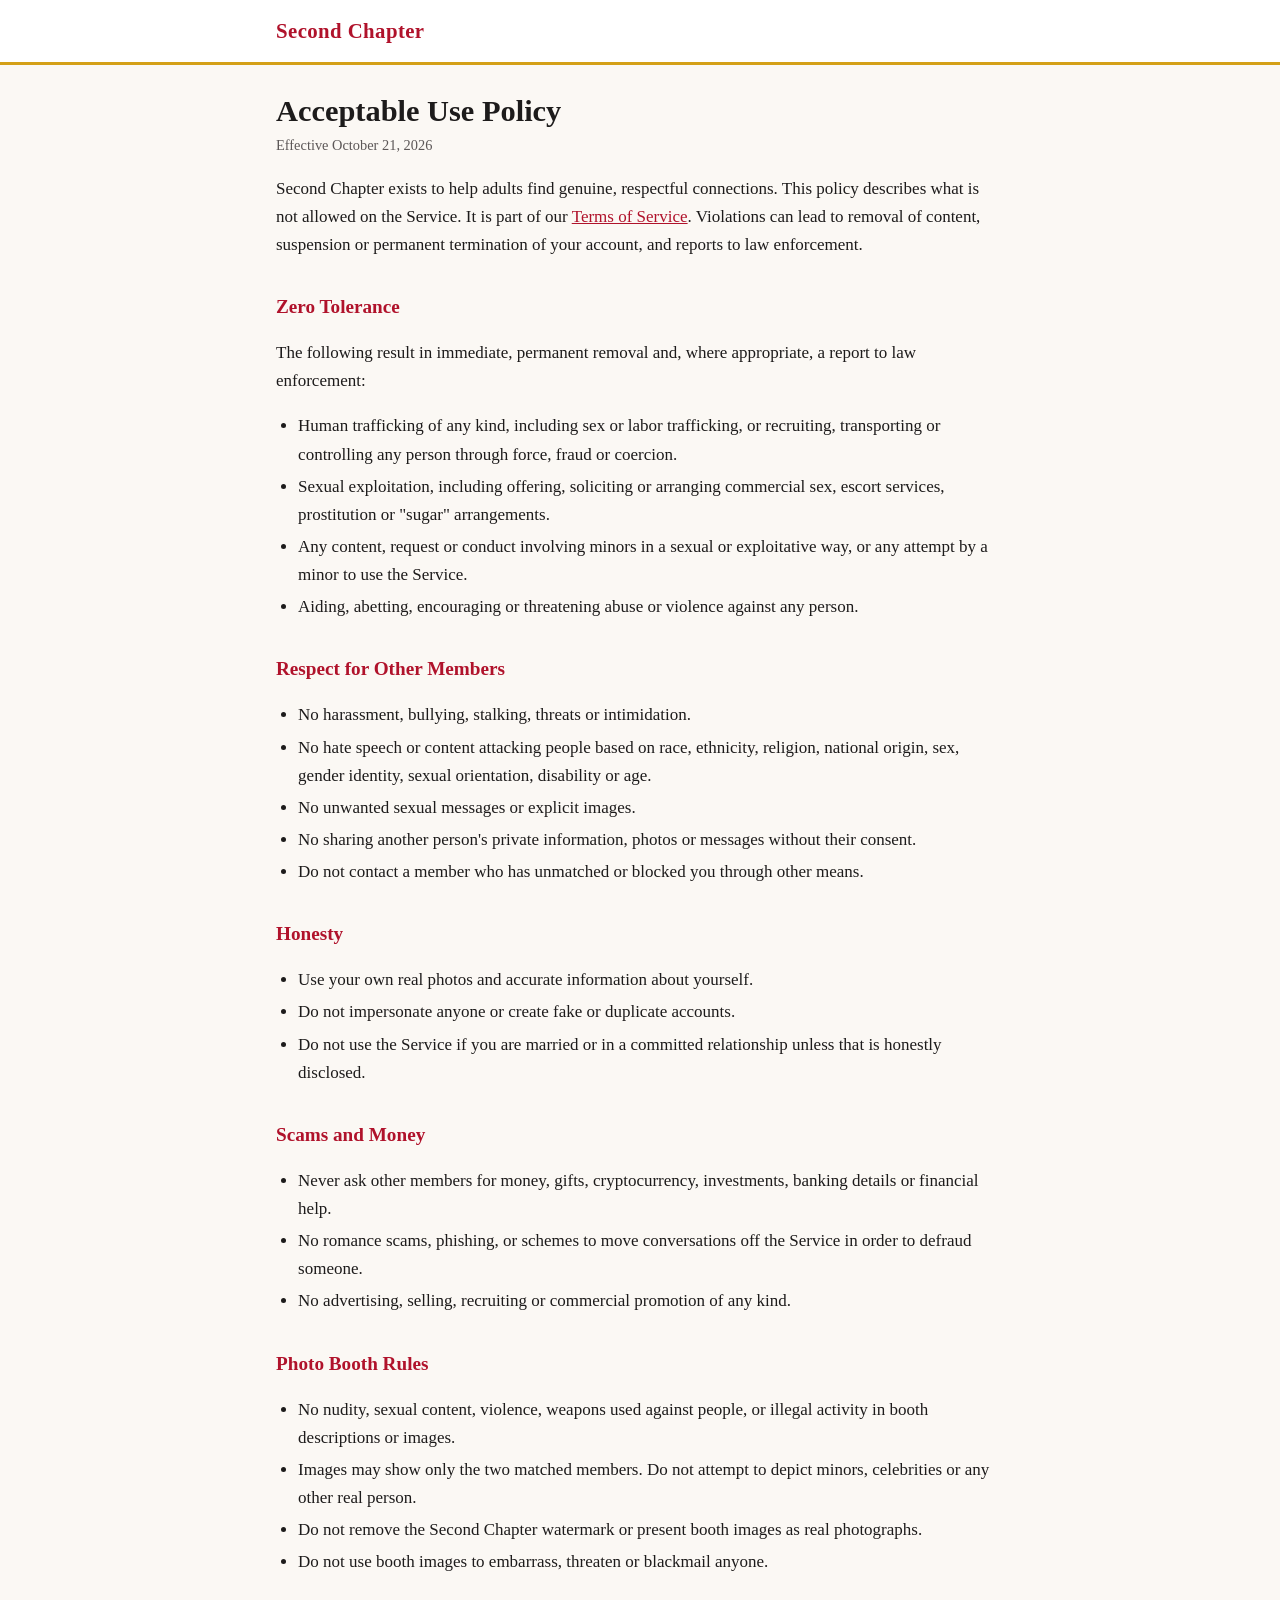
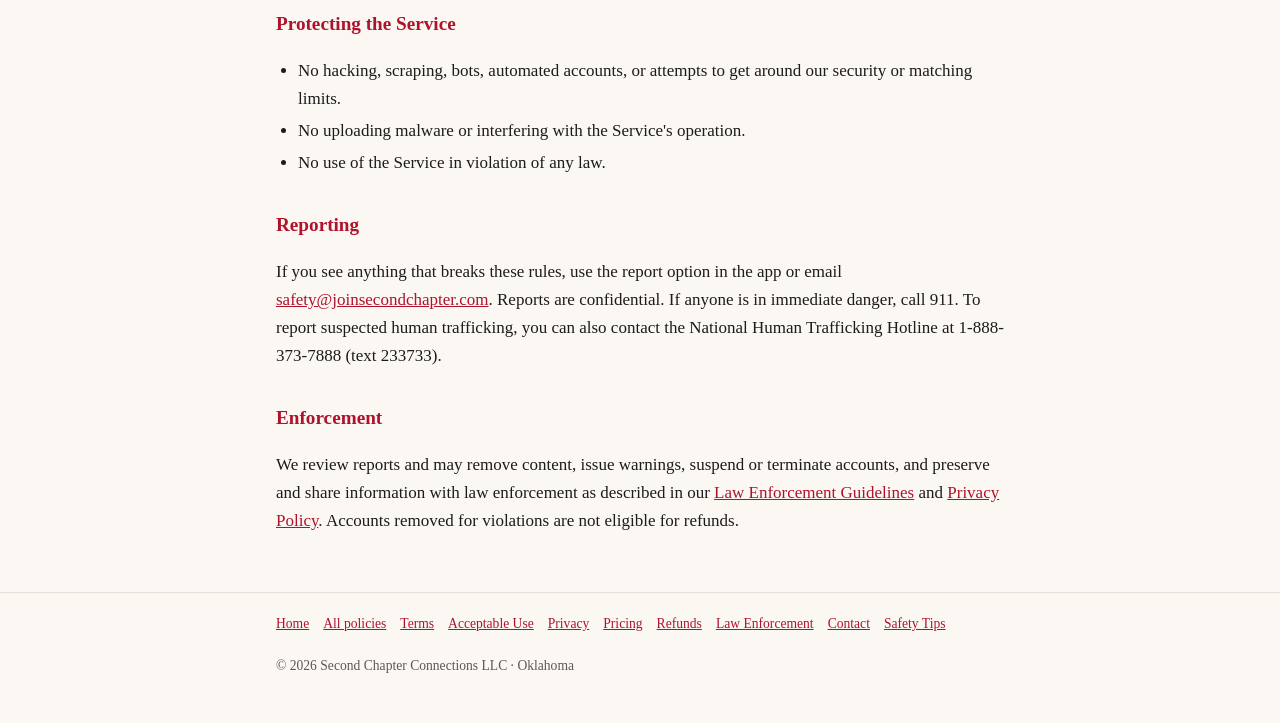
<file: acceptable-use.html>
<!doctype html>
<html lang="en">
<head>
<meta charset="utf-8">
<meta name="viewport" content="width=device-width, initial-scale=1">
<title>Acceptable Use Policy · Second Chapter</title>
<link rel="stylesheet" href="style.css">
</head>
<body>
<header><div class="wrap"><a class="brand" href="index.html">Second Chapter</a></div></header>
<main>
<h1>Acceptable Use Policy</h1>
<p class="updated">Effective October 21, 2026</p>

<p>Second Chapter exists to help adults find genuine, respectful connections. This policy describes what is not allowed on the Service. It is part of our <a href="terms.html">Terms of Service</a>. Violations can lead to removal of content, suspension or permanent termination of your account, and reports to law enforcement.</p>

<h2>Zero Tolerance</h2>
<p>The following result in immediate, permanent removal and, where appropriate, a report to law enforcement:</p>
<ul>
  <li>Human trafficking of any kind, including sex or labor trafficking, or recruiting, transporting or controlling any person through force, fraud or coercion.</li>
  <li>Sexual exploitation, including offering, soliciting or arranging commercial sex, escort services, prostitution or "sugar" arrangements.</li>
  <li>Any content, request or conduct involving minors in a sexual or exploitative way, or any attempt by a minor to use the Service.</li>
  <li>Aiding, abetting, encouraging or threatening abuse or violence against any person.</li>
</ul>

<h2>Respect for Other Members</h2>
<ul>
  <li>No harassment, bullying, stalking, threats or intimidation.</li>
  <li>No hate speech or content attacking people based on race, ethnicity, religion, national origin, sex, gender identity, sexual orientation, disability or age.</li>
  <li>No unwanted sexual messages or explicit images.</li>
  <li>No sharing another person's private information, photos or messages without their consent.</li>
  <li>Do not contact a member who has unmatched or blocked you through other means.</li>
</ul>

<h2>Honesty</h2>
<ul>
  <li>Use your own real photos and accurate information about yourself.</li>
  <li>Do not impersonate anyone or create fake or duplicate accounts.</li>
  <li>Do not use the Service if you are married or in a committed relationship unless that is honestly disclosed.</li>
</ul>

<h2>Scams and Money</h2>
<ul>
  <li>Never ask other members for money, gifts, cryptocurrency, investments, banking details or financial help.</li>
  <li>No romance scams, phishing, or schemes to move conversations off the Service in order to defraud someone.</li>
  <li>No advertising, selling, recruiting or commercial promotion of any kind.</li>
</ul>

<h2>Photo Booth Rules</h2>
<ul>
  <li>No nudity, sexual content, violence, weapons used against people, or illegal activity in booth descriptions or images.</li>
  <li>Images may show only the two matched members. Do not attempt to depict minors, celebrities or any other real person.</li>
  <li>Do not remove the Second Chapter watermark or present booth images as real photographs.</li>
  <li>Do not use booth images to embarrass, threaten or blackmail anyone.</li>
</ul>

<h2>Protecting the Service</h2>
<ul>
  <li>No hacking, scraping, bots, automated accounts, or attempts to get around our security or matching limits.</li>
  <li>No uploading malware or interfering with the Service's operation.</li>
  <li>No use of the Service in violation of any law.</li>
</ul>

<h2>Reporting</h2>
<p>If you see anything that breaks these rules, use the report option in the app or email <a href="mailto:safety@joinsecondchapter.com">safety@joinsecondchapter.com</a>. Reports are confidential. If anyone is in immediate danger, call 911. To report suspected human trafficking, you can also contact the National Human Trafficking Hotline at 1-888-373-7888 (text 233733).</p>

<h2>Enforcement</h2>
<p>We review reports and may remove content, issue warnings, suspend or terminate accounts, and preserve and share information with law enforcement as described in our <a href="law-enforcement.html">Law Enforcement Guidelines</a> and <a href="privacy.html">Privacy Policy</a>. Accounts removed for violations are not eligible for refunds.</p>
</main>
<footer><div class="wrap">
<nav><a href="index.html">Home</a><a href="policies.html">All policies</a><a href="terms.html">Terms</a><a href="acceptable-use.html">Acceptable Use</a><a href="privacy.html">Privacy</a><a href="pricing.html">Pricing</a><a href="refunds.html">Refunds</a><a href="law-enforcement.html">Law Enforcement</a><a href="contact.html">Contact</a><a href="safety.html">Safety Tips</a></nav>
<p>&copy; 2026 Second Chapter Connections LLC · Oklahoma</p>
</div></footer>
</body>
</html>
</file>
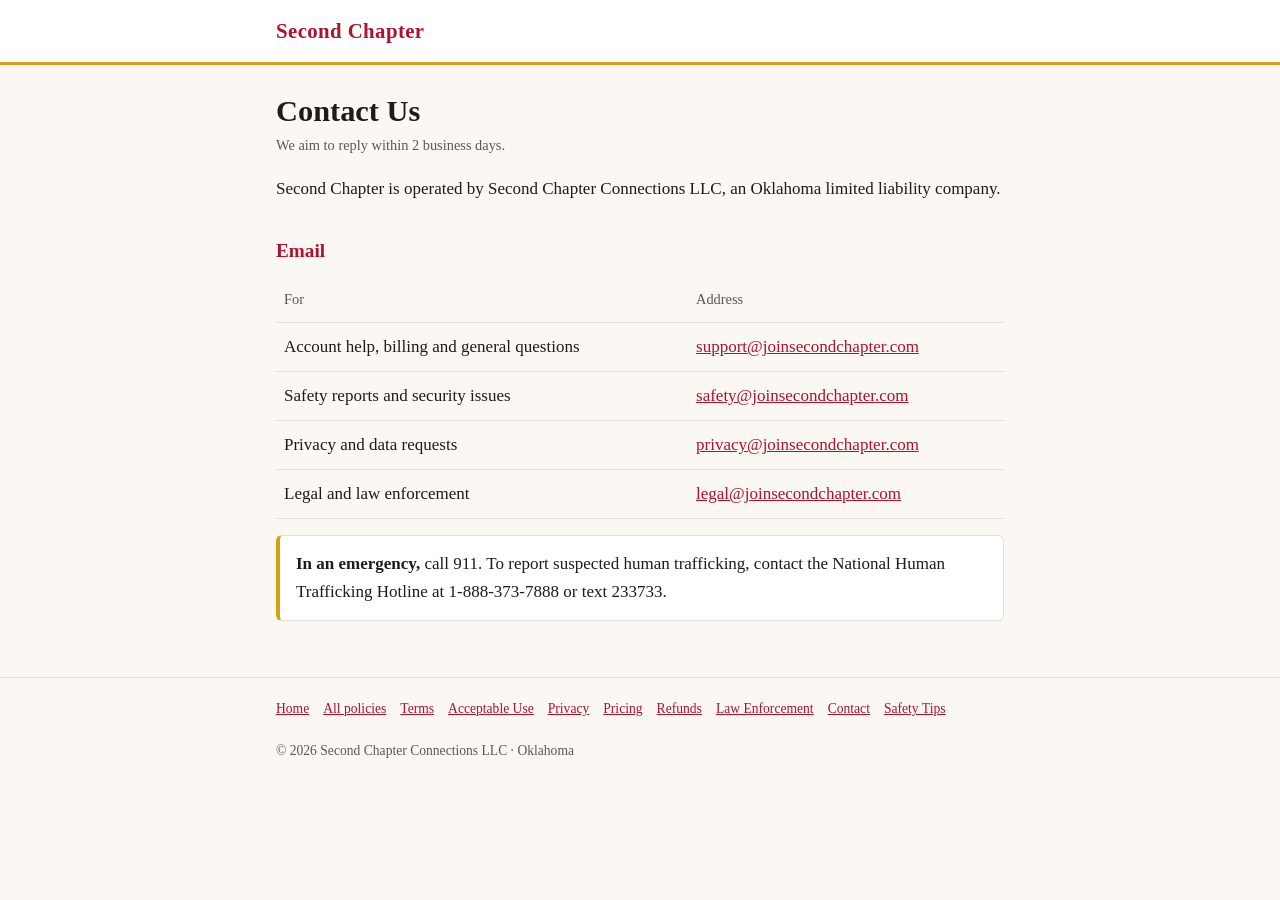
<file: contact.html>
<!doctype html>
<html lang="en">
<head>
<meta charset="utf-8">
<meta name="viewport" content="width=device-width, initial-scale=1">
<title>Contact Us · Second Chapter</title>
<link rel="stylesheet" href="style.css">
</head>
<body>
<header><div class="wrap"><a class="brand" href="index.html">Second Chapter</a></div></header>
<main>
<h1>Contact Us</h1>
<p class="updated">We aim to reply within 2 business days.</p>
<p>Second Chapter is operated by Second Chapter Connections LLC, an Oklahoma limited liability company.</p>

<h2>Email</h2>
<table>
  <tr><th>For</th><th>Address</th></tr>
  <tr><td>Account help, billing and general questions</td><td><a href="mailto:support@joinsecondchapter.com">support@joinsecondchapter.com</a></td></tr>
  <tr><td>Safety reports and security issues</td><td><a href="mailto:safety@joinsecondchapter.com">safety@joinsecondchapter.com</a></td></tr>
  <tr><td>Privacy and data requests</td><td><a href="mailto:privacy@joinsecondchapter.com">privacy@joinsecondchapter.com</a></td></tr>
  <tr><td>Legal and law enforcement</td><td><a href="mailto:legal@joinsecondchapter.com">legal@joinsecondchapter.com</a></td></tr>
</table>


<div class="card"><strong>In an emergency,</strong> call 911. To report suspected human trafficking, contact the National Human Trafficking Hotline at 1-888-373-7888 or text 233733.</div>
</main>
<footer><div class="wrap">
<nav><a href="index.html">Home</a><a href="policies.html">All policies</a><a href="terms.html">Terms</a><a href="acceptable-use.html">Acceptable Use</a><a href="privacy.html">Privacy</a><a href="pricing.html">Pricing</a><a href="refunds.html">Refunds</a><a href="law-enforcement.html">Law Enforcement</a><a href="contact.html">Contact</a><a href="safety.html">Safety Tips</a></nav>
<p>&copy; 2026 Second Chapter Connections LLC · Oklahoma</p>
</div></footer>
</body>
</html>
</file>
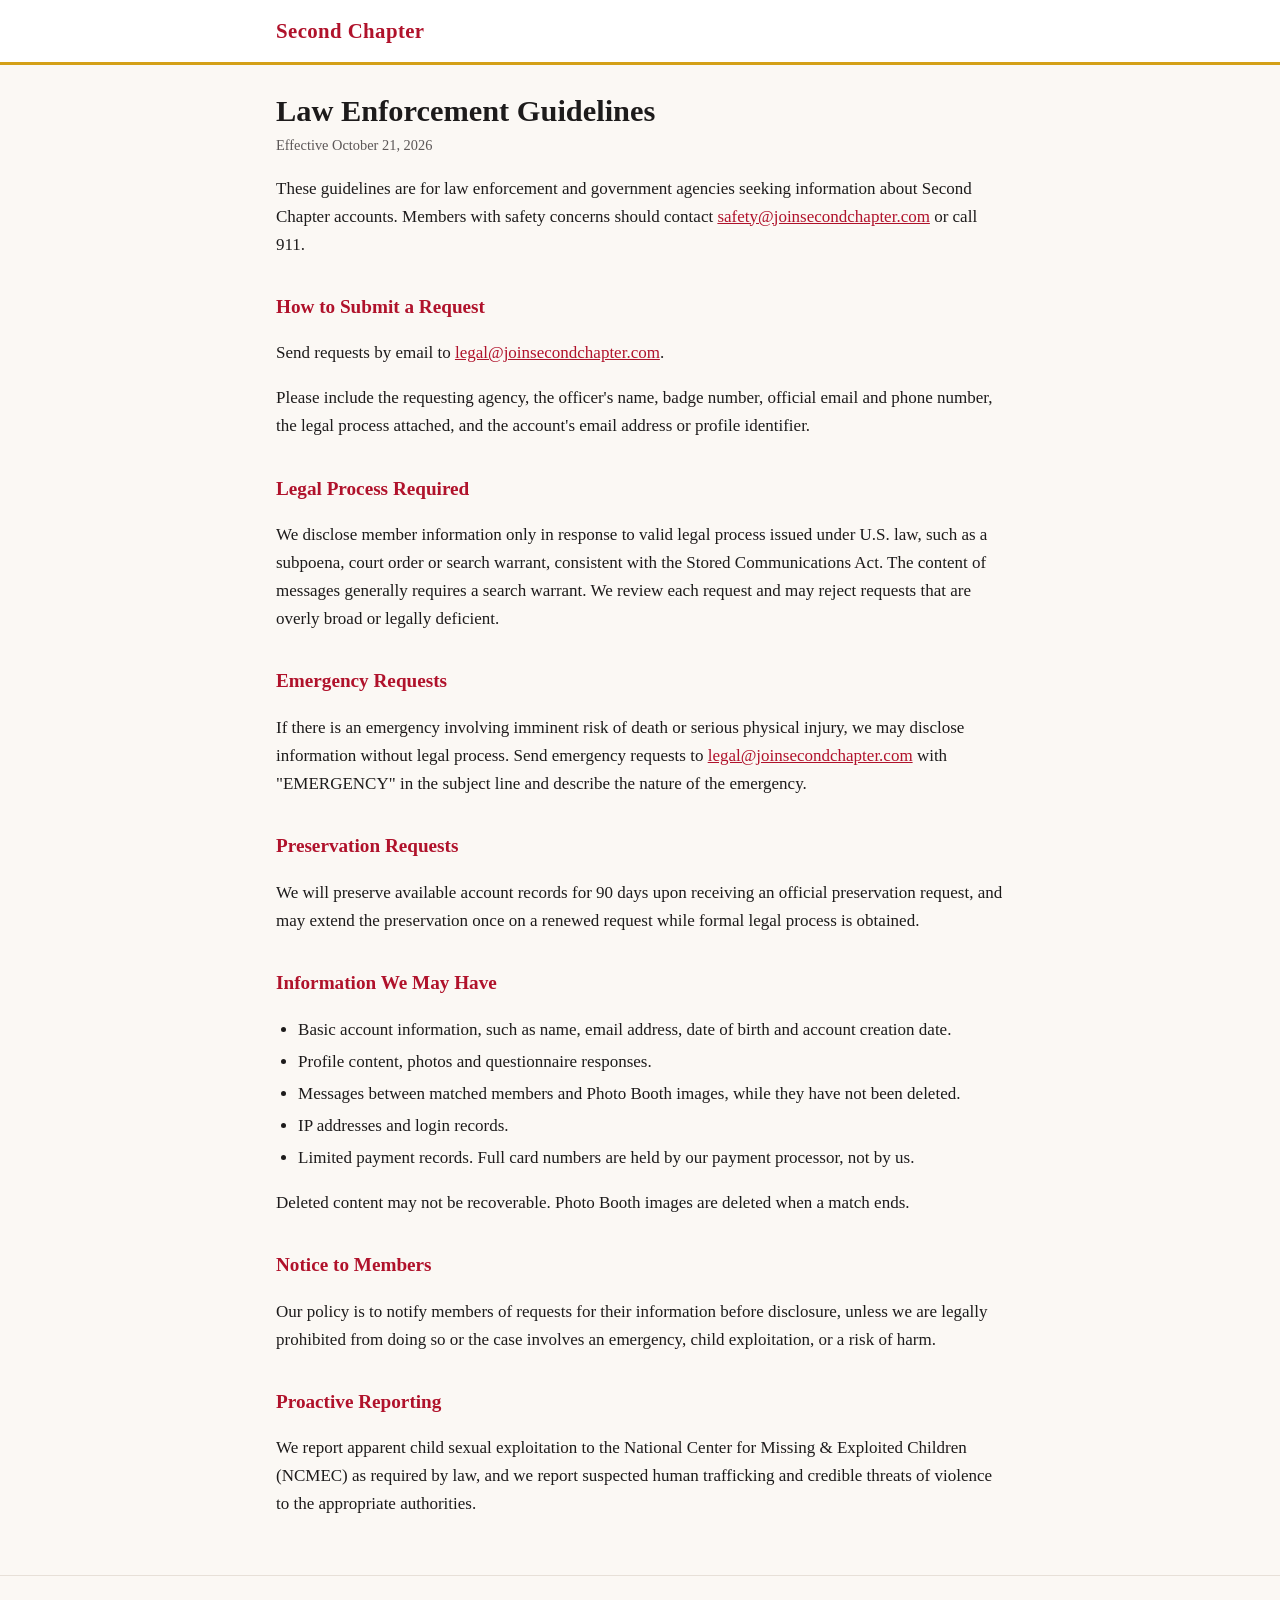
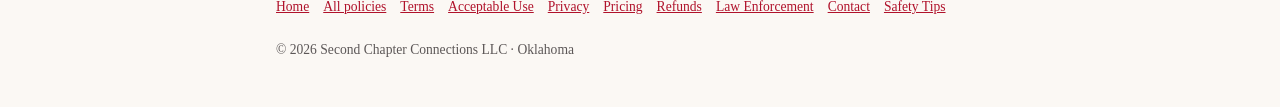
<file: law-enforcement.html>
<!doctype html>
<html lang="en">
<head>
<meta charset="utf-8">
<meta name="viewport" content="width=device-width, initial-scale=1">
<title>Law Enforcement Guidelines · Second Chapter</title>
<link rel="stylesheet" href="style.css">
</head>
<body>
<header><div class="wrap"><a class="brand" href="index.html">Second Chapter</a></div></header>
<main>
<h1>Law Enforcement Guidelines</h1>
<p class="updated">Effective October 21, 2026</p>

<p>These guidelines are for law enforcement and government agencies seeking information about Second Chapter accounts. Members with safety concerns should contact <a href="mailto:safety@joinsecondchapter.com">safety@joinsecondchapter.com</a> or call 911.</p>

<h2>How to Submit a Request</h2>
<p>Send requests by email to <a href="mailto:legal@joinsecondchapter.com">legal@joinsecondchapter.com</a>.</p>
<p>Please include the requesting agency, the officer's name, badge number, official email and phone number, the legal process attached, and the account's email address or profile identifier.</p>

<h2>Legal Process Required</h2>
<p>We disclose member information only in response to valid legal process issued under U.S. law, such as a subpoena, court order or search warrant, consistent with the Stored Communications Act. The content of messages generally requires a search warrant. We review each request and may reject requests that are overly broad or legally deficient.</p>

<h2>Emergency Requests</h2>
<p>If there is an emergency involving imminent risk of death or serious physical injury, we may disclose information without legal process. Send emergency requests to <a href="mailto:legal@joinsecondchapter.com">legal@joinsecondchapter.com</a> with "EMERGENCY" in the subject line and describe the nature of the emergency.</p>

<h2>Preservation Requests</h2>
<p>We will preserve available account records for 90 days upon receiving an official preservation request, and may extend the preservation once on a renewed request while formal legal process is obtained.</p>

<h2>Information We May Have</h2>
<ul>
  <li>Basic account information, such as name, email address, date of birth and account creation date.</li>
  <li>Profile content, photos and questionnaire responses.</li>
  <li>Messages between matched members and Photo Booth images, while they have not been deleted.</li>
  <li>IP addresses and login records.</li>
  <li>Limited payment records. Full card numbers are held by our payment processor, not by us.</li>
</ul>
<p>Deleted content may not be recoverable. Photo Booth images are deleted when a match ends.</p>

<h2>Notice to Members</h2>
<p>Our policy is to notify members of requests for their information before disclosure, unless we are legally prohibited from doing so or the case involves an emergency, child exploitation, or a risk of harm.</p>

<h2>Proactive Reporting</h2>
<p>We report apparent child sexual exploitation to the National Center for Missing &amp; Exploited Children (NCMEC) as required by law, and we report suspected human trafficking and credible threats of violence to the appropriate authorities.</p>
</main>
<footer><div class="wrap">
<nav><a href="index.html">Home</a><a href="policies.html">All policies</a><a href="terms.html">Terms</a><a href="acceptable-use.html">Acceptable Use</a><a href="privacy.html">Privacy</a><a href="pricing.html">Pricing</a><a href="refunds.html">Refunds</a><a href="law-enforcement.html">Law Enforcement</a><a href="contact.html">Contact</a><a href="safety.html">Safety Tips</a></nav>
<p>&copy; 2026 Second Chapter Connections LLC · Oklahoma</p>
</div></footer>
</body>
</html>
</file>
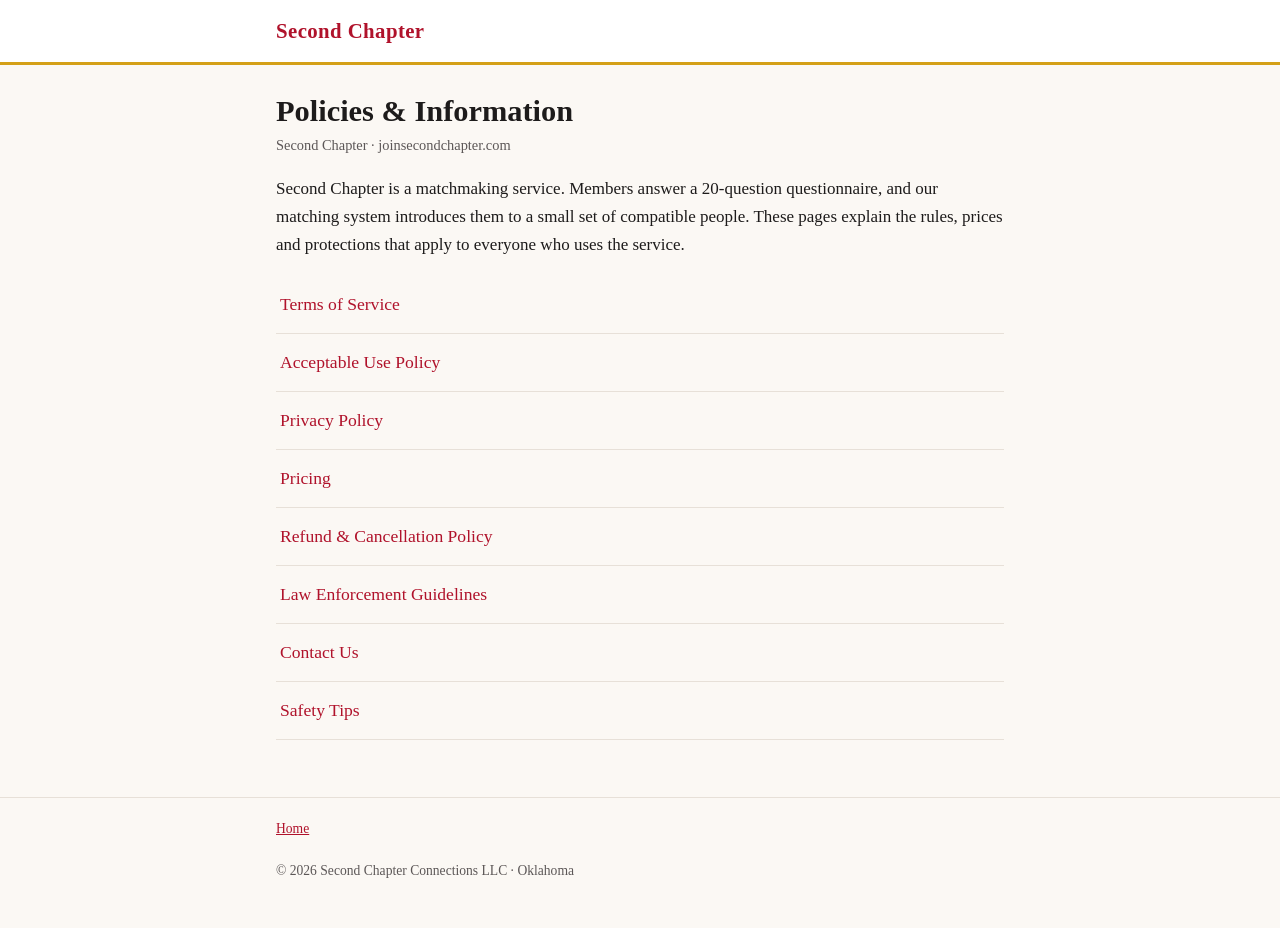
<file: policies.html>
<!doctype html>
<html lang="en">
<head>
<meta charset="utf-8">
<meta name="viewport" content="width=device-width, initial-scale=1">
<title>Policies · Second Chapter</title>
<link rel="stylesheet" href="style.css">
</head>
<body>
<header><div class="wrap"><a class="brand" href="index.html">Second Chapter</a></div></header>
<main>
<h1>Policies &amp; Information</h1>
<p class="updated">Second Chapter · joinsecondchapter.com</p>
<p>Second Chapter is a matchmaking service. Members answer a 20-question questionnaire, and our matching system introduces them to a small set of compatible people. These pages explain the rules, prices and protections that apply to everyone who uses the service.</p>
<ul class="links">
  <li><a href="terms.html">Terms of Service</a></li>
  <li><a href="acceptable-use.html">Acceptable Use Policy</a></li>
  <li><a href="privacy.html">Privacy Policy</a></li>
  <li><a href="pricing.html">Pricing</a></li>
  <li><a href="refunds.html">Refund &amp; Cancellation Policy</a></li>
  <li><a href="law-enforcement.html">Law Enforcement Guidelines</a></li>
  <li><a href="contact.html">Contact Us</a></li>
  <li><a href="safety.html">Safety Tips</a></li>
</ul>
</main>
<footer><div class="wrap">
<nav><a href="index.html">Home</a></nav>
<p>&copy; 2026 Second Chapter Connections LLC · Oklahoma</p>
</div></footer>
</body>
</html>
</file>
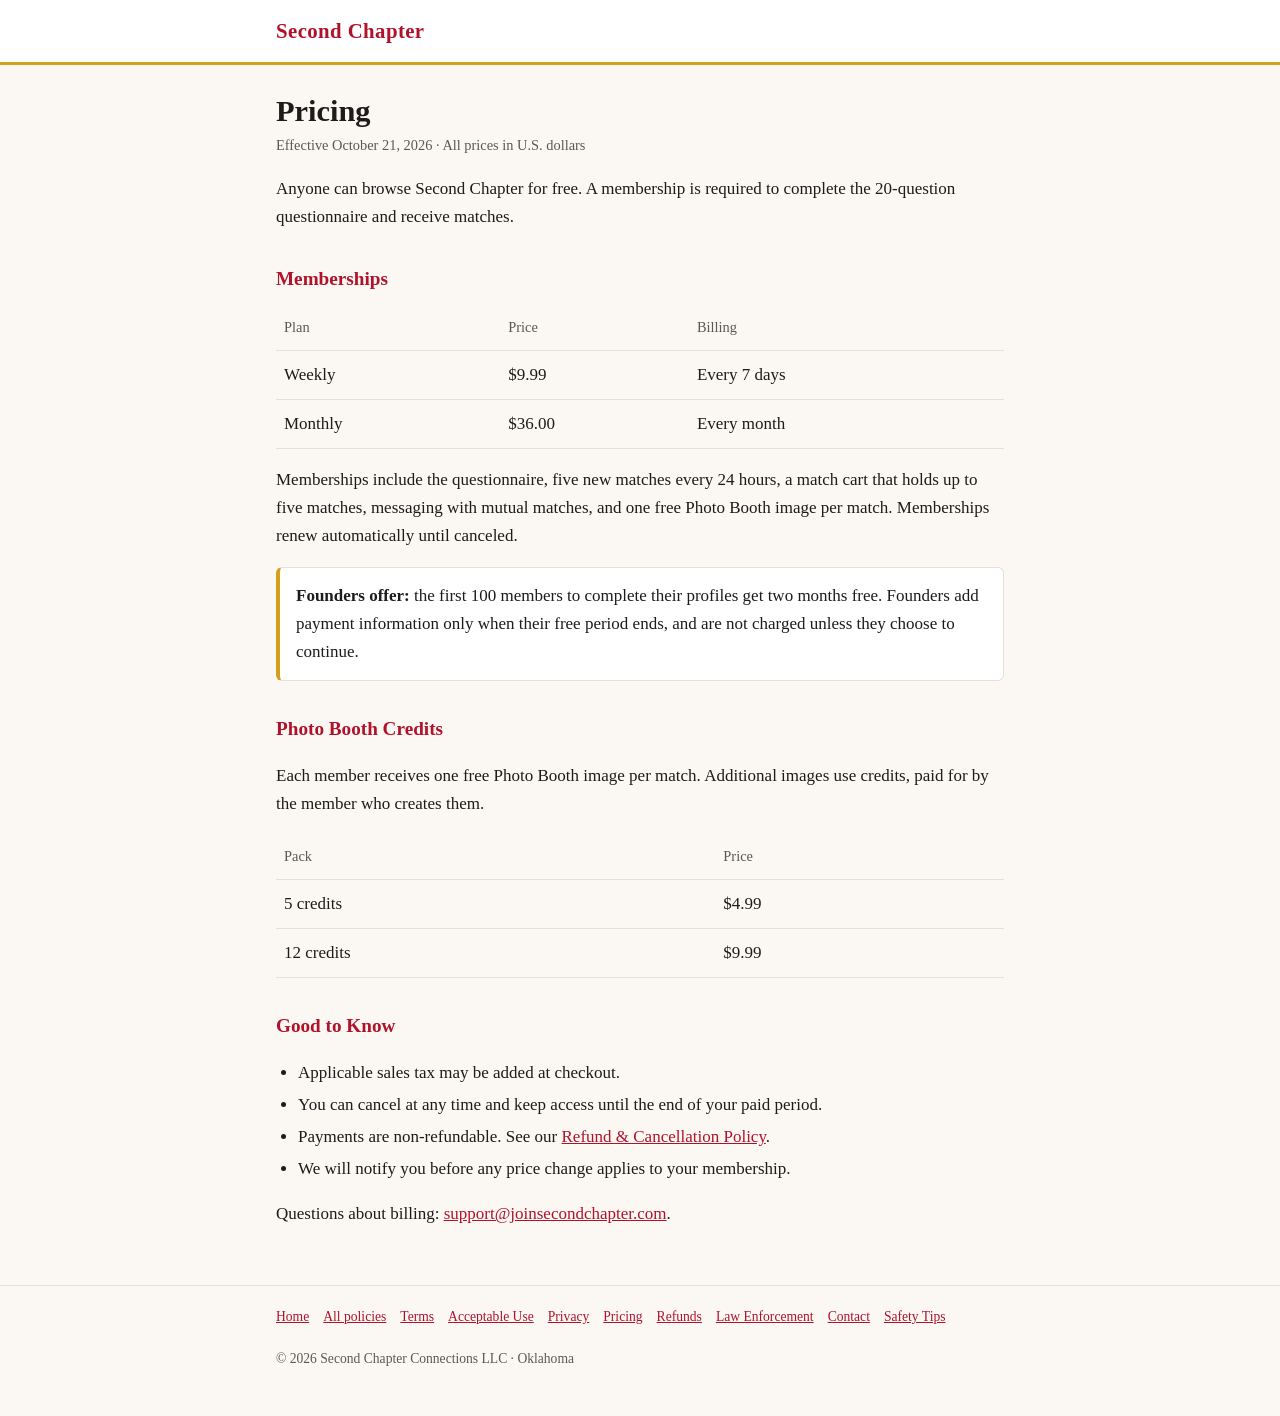
<file: pricing.html>
<!doctype html>
<html lang="en">
<head>
<meta charset="utf-8">
<meta name="viewport" content="width=device-width, initial-scale=1">
<title>Pricing · Second Chapter</title>
<link rel="stylesheet" href="style.css">
</head>
<body>
<header><div class="wrap"><a class="brand" href="index.html">Second Chapter</a></div></header>
<main>
<h1>Pricing</h1>
<p class="updated">Effective October 21, 2026 · All prices in U.S. dollars</p>

<p>Anyone can browse Second Chapter for free. A membership is required to complete the 20-question questionnaire and receive matches.</p>

<h2>Memberships</h2>
<table>
  <tr><th>Plan</th><th>Price</th><th>Billing</th></tr>
  <tr><td>Weekly</td><td>$9.99</td><td>Every 7 days</td></tr>
  <tr><td>Monthly</td><td>$36.00</td><td>Every month</td></tr>
</table>
<p>Memberships include the questionnaire, five new matches every 24 hours, a match cart that holds up to five matches, messaging with mutual matches, and one free Photo Booth image per match. Memberships renew automatically until canceled.</p>

<div class="card"><strong>Founders offer:</strong> the first 100 members to complete their profiles get two months free. Founders add payment information only when their free period ends, and are not charged unless they choose to continue.</div>

<h2>Photo Booth Credits</h2>
<p>Each member receives one free Photo Booth image per match. Additional images use credits, paid for by the member who creates them.</p>
<table>
  <tr><th>Pack</th><th>Price</th></tr>
  <tr><td>5 credits</td><td>$4.99</td></tr>
  <tr><td>12 credits</td><td>$9.99</td></tr>
</table>

<h2>Good to Know</h2>
<ul>
  <li>Applicable sales tax may be added at checkout.</li>
  <li>You can cancel at any time and keep access until the end of your paid period.</li>
  <li>Payments are non-refundable. See our <a href="refunds.html">Refund &amp; Cancellation Policy</a>.</li>
  <li>We will notify you before any price change applies to your membership.</li>
</ul>
<p>Questions about billing: <a href="mailto:support@joinsecondchapter.com">support@joinsecondchapter.com</a>.</p>
</main>
<footer><div class="wrap">
<nav><a href="index.html">Home</a><a href="policies.html">All policies</a><a href="terms.html">Terms</a><a href="acceptable-use.html">Acceptable Use</a><a href="privacy.html">Privacy</a><a href="pricing.html">Pricing</a><a href="refunds.html">Refunds</a><a href="law-enforcement.html">Law Enforcement</a><a href="contact.html">Contact</a><a href="safety.html">Safety Tips</a></nav>
<p>&copy; 2026 Second Chapter Connections LLC · Oklahoma</p>
</div></footer>
</body>
</html>
</file>
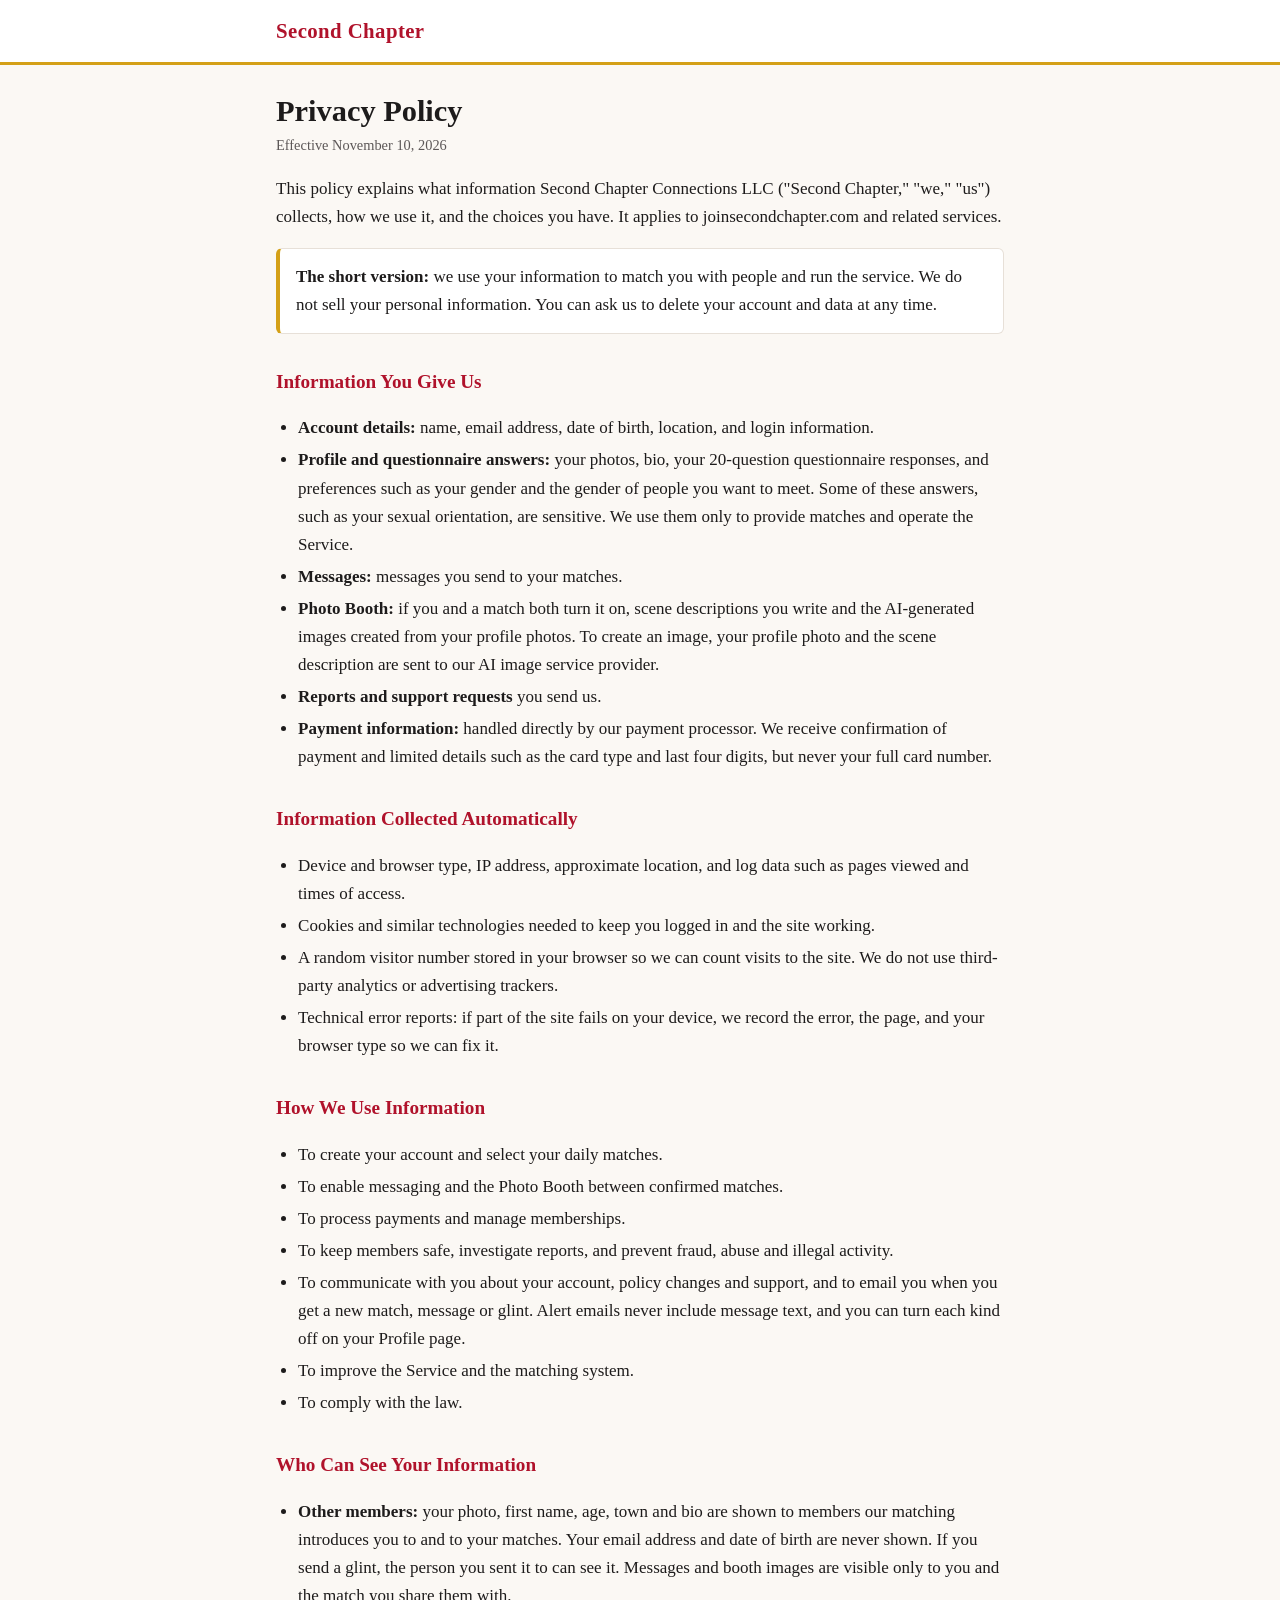
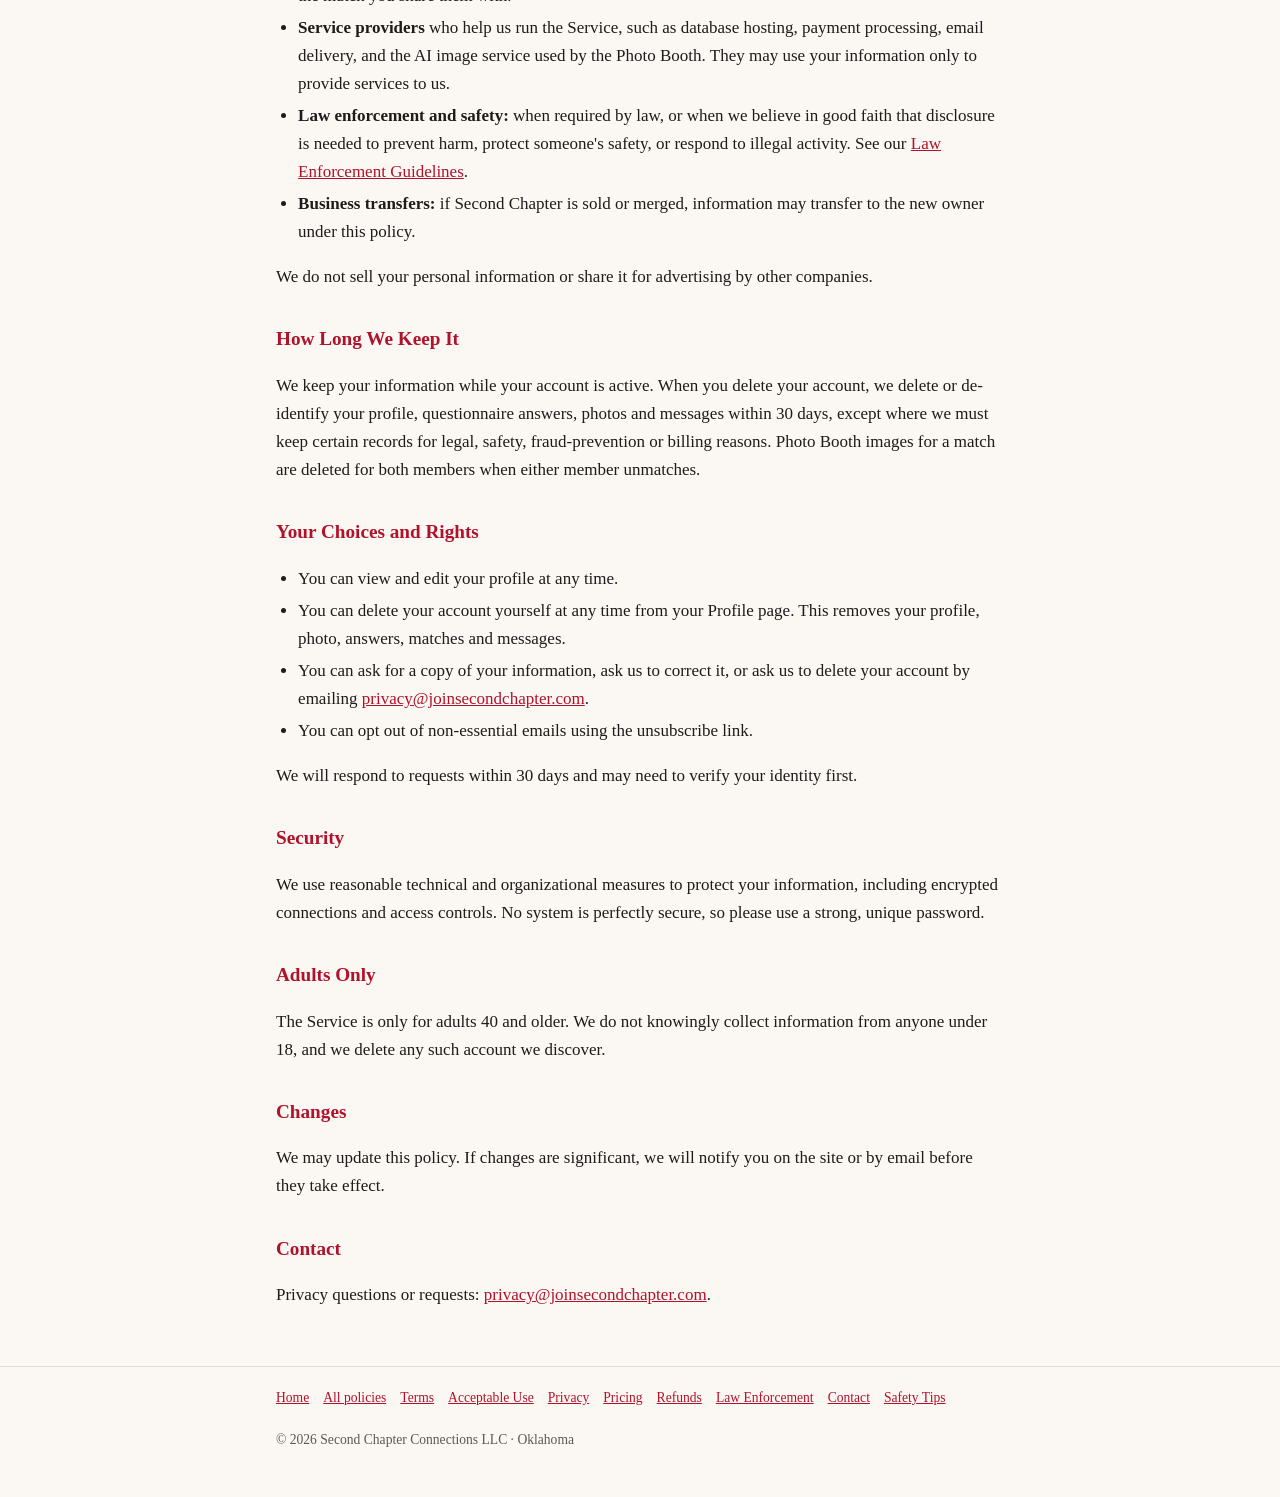
<file: privacy.html>
<!doctype html>
<html lang="en">
<head>
<meta charset="utf-8">
<meta name="viewport" content="width=device-width, initial-scale=1">
<title>Privacy Policy · Second Chapter</title>
<link rel="stylesheet" href="style.css">
</head>
<body>
<header><div class="wrap"><a class="brand" href="index.html">Second Chapter</a></div></header>
<main>
<h1>Privacy Policy</h1>
<p class="updated">Effective November 10, 2026</p>

<p>This policy explains what information Second Chapter Connections LLC ("Second Chapter," "we," "us") collects, how we use it, and the choices you have. It applies to joinsecondchapter.com and related services.</p>

<div class="card"><strong>The short version:</strong> we use your information to match you with people and run the service. We do not sell your personal information. You can ask us to delete your account and data at any time.</div>

<h2>Information You Give Us</h2>
<ul>
  <li><strong>Account details:</strong> name, email address, date of birth, location, and login information.</li>
  <li><strong>Profile and questionnaire answers:</strong> your photos, bio, your 20-question questionnaire responses, and preferences such as your gender and the gender of people you want to meet. Some of these answers, such as your sexual orientation, are sensitive. We use them only to provide matches and operate the Service.</li>
  <li><strong>Messages:</strong> messages you send to your matches.</li>
  <li><strong>Photo Booth:</strong> if you and a match both turn it on, scene descriptions you write and the AI-generated images created from your profile photos. To create an image, your profile photo and the scene description are sent to our AI image service provider.</li>
  <li><strong>Reports and support requests</strong> you send us.</li>
  <li><strong>Payment information:</strong> handled directly by our payment processor. We receive confirmation of payment and limited details such as the card type and last four digits, but never your full card number.</li>
</ul>

<h2>Information Collected Automatically</h2>
<ul>
  <li>Device and browser type, IP address, approximate location, and log data such as pages viewed and times of access.</li>
  <li>Cookies and similar technologies needed to keep you logged in and the site working.</li>
  <li>A random visitor number stored in your browser so we can count visits to the site. We do not use third-party analytics or advertising trackers.</li>
  <li>Technical error reports: if part of the site fails on your device, we record the error, the page, and your browser type so we can fix it.</li>
</ul>

<h2>How We Use Information</h2>
<ul>
  <li>To create your account and select your daily matches.</li>
  <li>To enable messaging and the Photo Booth between confirmed matches.</li>
  <li>To process payments and manage memberships.</li>
  <li>To keep members safe, investigate reports, and prevent fraud, abuse and illegal activity.</li>
  <li>To communicate with you about your account, policy changes and support, and to email you when you get a new match, message or glint. Alert emails never include message text, and you can turn each kind off on your Profile page.</li>
  <li>To improve the Service and the matching system.</li>
  <li>To comply with the law.</li>
</ul>

<h2>Who Can See Your Information</h2>
<ul>
  <li><strong>Other members:</strong> your photo, first name, age, town and bio are shown to members our matching introduces you to and to your matches. Your email address and date of birth are never shown. If you send a glint, the person you sent it to can see it. Messages and booth images are visible only to you and the match you share them with.</li>
  <li><strong>Service providers</strong> who help us run the Service, such as database hosting, payment processing, email delivery, and the AI image service used by the Photo Booth. They may use your information only to provide services to us.</li>
  <li><strong>Law enforcement and safety:</strong> when required by law, or when we believe in good faith that disclosure is needed to prevent harm, protect someone's safety, or respond to illegal activity. See our <a href="law-enforcement.html">Law Enforcement Guidelines</a>.</li>
  <li><strong>Business transfers:</strong> if Second Chapter is sold or merged, information may transfer to the new owner under this policy.</li>
</ul>
<p>We do not sell your personal information or share it for advertising by other companies.</p>

<h2>How Long We Keep It</h2>
<p>We keep your information while your account is active. When you delete your account, we delete or de-identify your profile, questionnaire answers, photos and messages within 30 days, except where we must keep certain records for legal, safety, fraud-prevention or billing reasons. Photo Booth images for a match are deleted for both members when either member unmatches.</p>

<h2>Your Choices and Rights</h2>
<ul>
  <li>You can view and edit your profile at any time.</li>
  <li>You can delete your account yourself at any time from your Profile page. This removes your profile, photo, answers, matches and messages.</li>
  <li>You can ask for a copy of your information, ask us to correct it, or ask us to delete your account by emailing <a href="mailto:privacy@joinsecondchapter.com">privacy@joinsecondchapter.com</a>.</li>
  <li>You can opt out of non-essential emails using the unsubscribe link.</li>
</ul>
<p>We will respond to requests within 30 days and may need to verify your identity first.</p>

<h2>Security</h2>
<p>We use reasonable technical and organizational measures to protect your information, including encrypted connections and access controls. No system is perfectly secure, so please use a strong, unique password.</p>

<h2>Adults Only</h2>
<p>The Service is only for adults 40 and older. We do not knowingly collect information from anyone under 18, and we delete any such account we discover.</p>

<h2>Changes</h2>
<p>We may update this policy. If changes are significant, we will notify you on the site or by email before they take effect.</p>

<h2>Contact</h2>
<p>Privacy questions or requests: <a href="mailto:privacy@joinsecondchapter.com">privacy@joinsecondchapter.com</a>.</p>
</main>
<footer><div class="wrap">
<nav><a href="index.html">Home</a><a href="policies.html">All policies</a><a href="terms.html">Terms</a><a href="acceptable-use.html">Acceptable Use</a><a href="privacy.html">Privacy</a><a href="pricing.html">Pricing</a><a href="refunds.html">Refunds</a><a href="law-enforcement.html">Law Enforcement</a><a href="contact.html">Contact</a><a href="safety.html">Safety Tips</a></nav>
<p>&copy; 2026 Second Chapter Connections LLC · Oklahoma</p>
</div></footer>
</body>
</html>
</file>
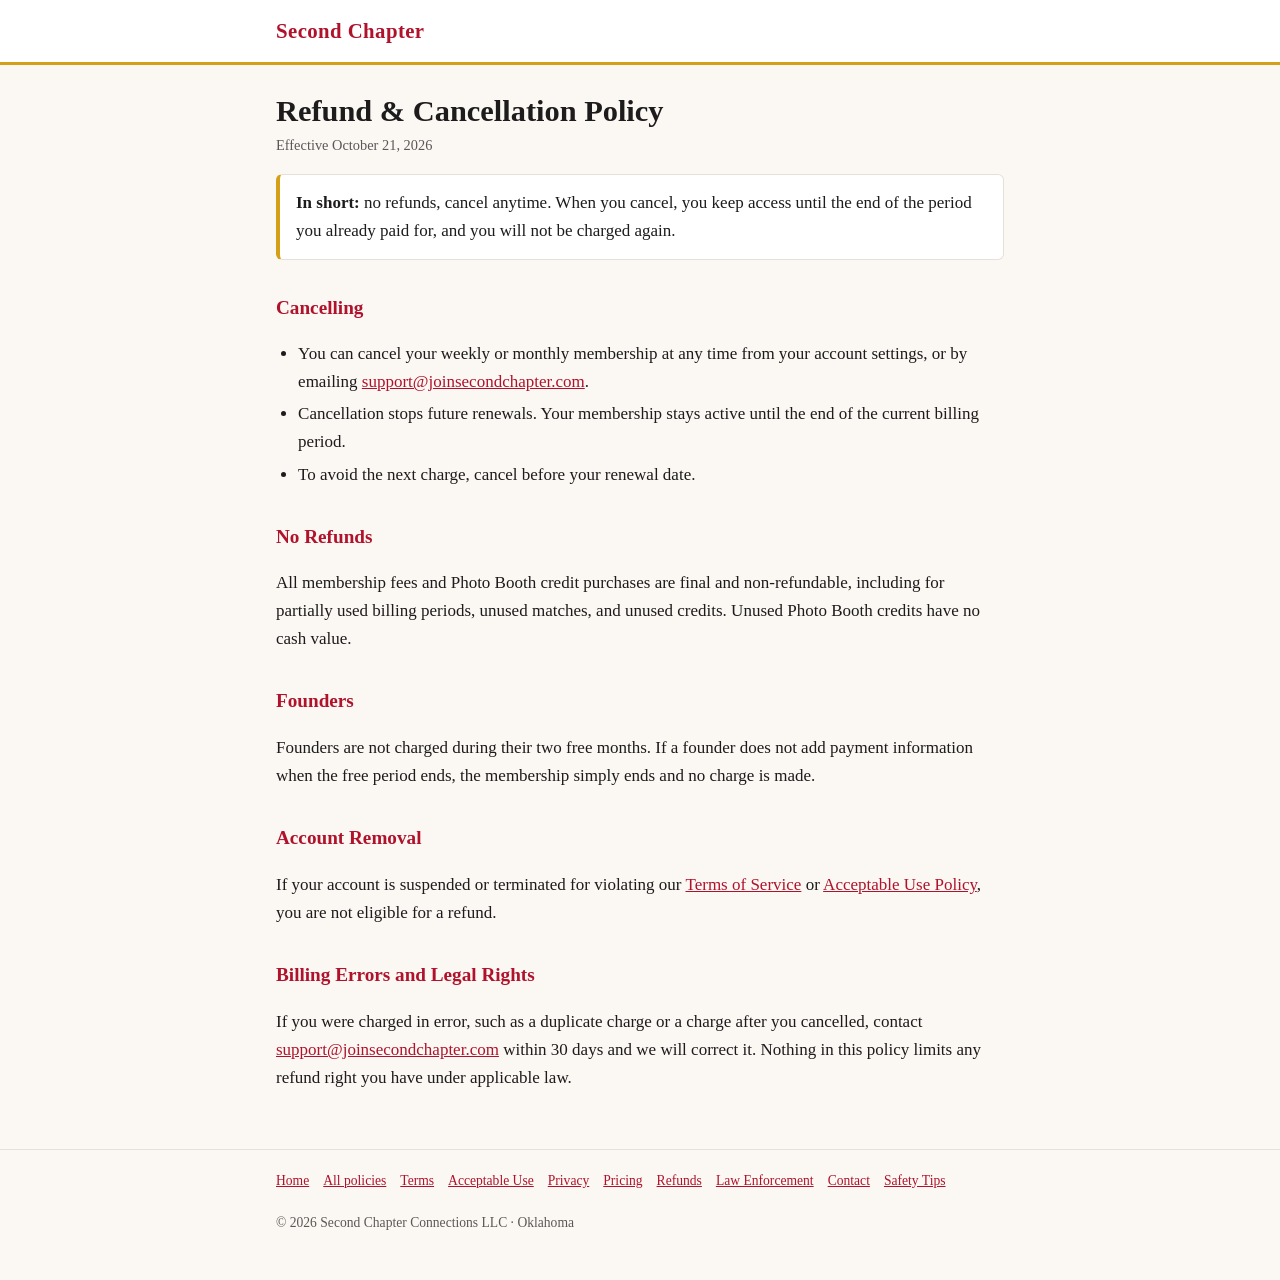
<file: refunds.html>
<!doctype html>
<html lang="en">
<head>
<meta charset="utf-8">
<meta name="viewport" content="width=device-width, initial-scale=1">
<title>Refund Policy · Second Chapter</title>
<link rel="stylesheet" href="style.css">
</head>
<body>
<header><div class="wrap"><a class="brand" href="index.html">Second Chapter</a></div></header>
<main>
<h1>Refund &amp; Cancellation Policy</h1>
<p class="updated">Effective October 21, 2026</p>

<div class="card"><strong>In short:</strong> no refunds, cancel anytime. When you cancel, you keep access until the end of the period you already paid for, and you will not be charged again.</div>

<h2>Cancelling</h2>
<ul>
  <li>You can cancel your weekly or monthly membership at any time from your account settings, or by emailing <a href="mailto:support@joinsecondchapter.com">support@joinsecondchapter.com</a>.</li>
  <li>Cancellation stops future renewals. Your membership stays active until the end of the current billing period.</li>
  <li>To avoid the next charge, cancel before your renewal date.</li>
</ul>

<h2>No Refunds</h2>
<p>All membership fees and Photo Booth credit purchases are final and non-refundable, including for partially used billing periods, unused matches, and unused credits. Unused Photo Booth credits have no cash value.</p>

<h2>Founders</h2>
<p>Founders are not charged during their two free months. If a founder does not add payment information when the free period ends, the membership simply ends and no charge is made.</p>

<h2>Account Removal</h2>
<p>If your account is suspended or terminated for violating our <a href="terms.html">Terms of Service</a> or <a href="acceptable-use.html">Acceptable Use Policy</a>, you are not eligible for a refund.</p>

<h2>Billing Errors and Legal Rights</h2>
<p>If you were charged in error, such as a duplicate charge or a charge after you cancelled, contact <a href="mailto:support@joinsecondchapter.com">support@joinsecondchapter.com</a> within 30 days and we will correct it. Nothing in this policy limits any refund right you have under applicable law.</p>
</main>
<footer><div class="wrap">
<nav><a href="index.html">Home</a><a href="policies.html">All policies</a><a href="terms.html">Terms</a><a href="acceptable-use.html">Acceptable Use</a><a href="privacy.html">Privacy</a><a href="pricing.html">Pricing</a><a href="refunds.html">Refunds</a><a href="law-enforcement.html">Law Enforcement</a><a href="contact.html">Contact</a><a href="safety.html">Safety Tips</a></nav>
<p>&copy; 2026 Second Chapter Connections LLC · Oklahoma</p>
</div></footer>
</body>
</html>
</file>
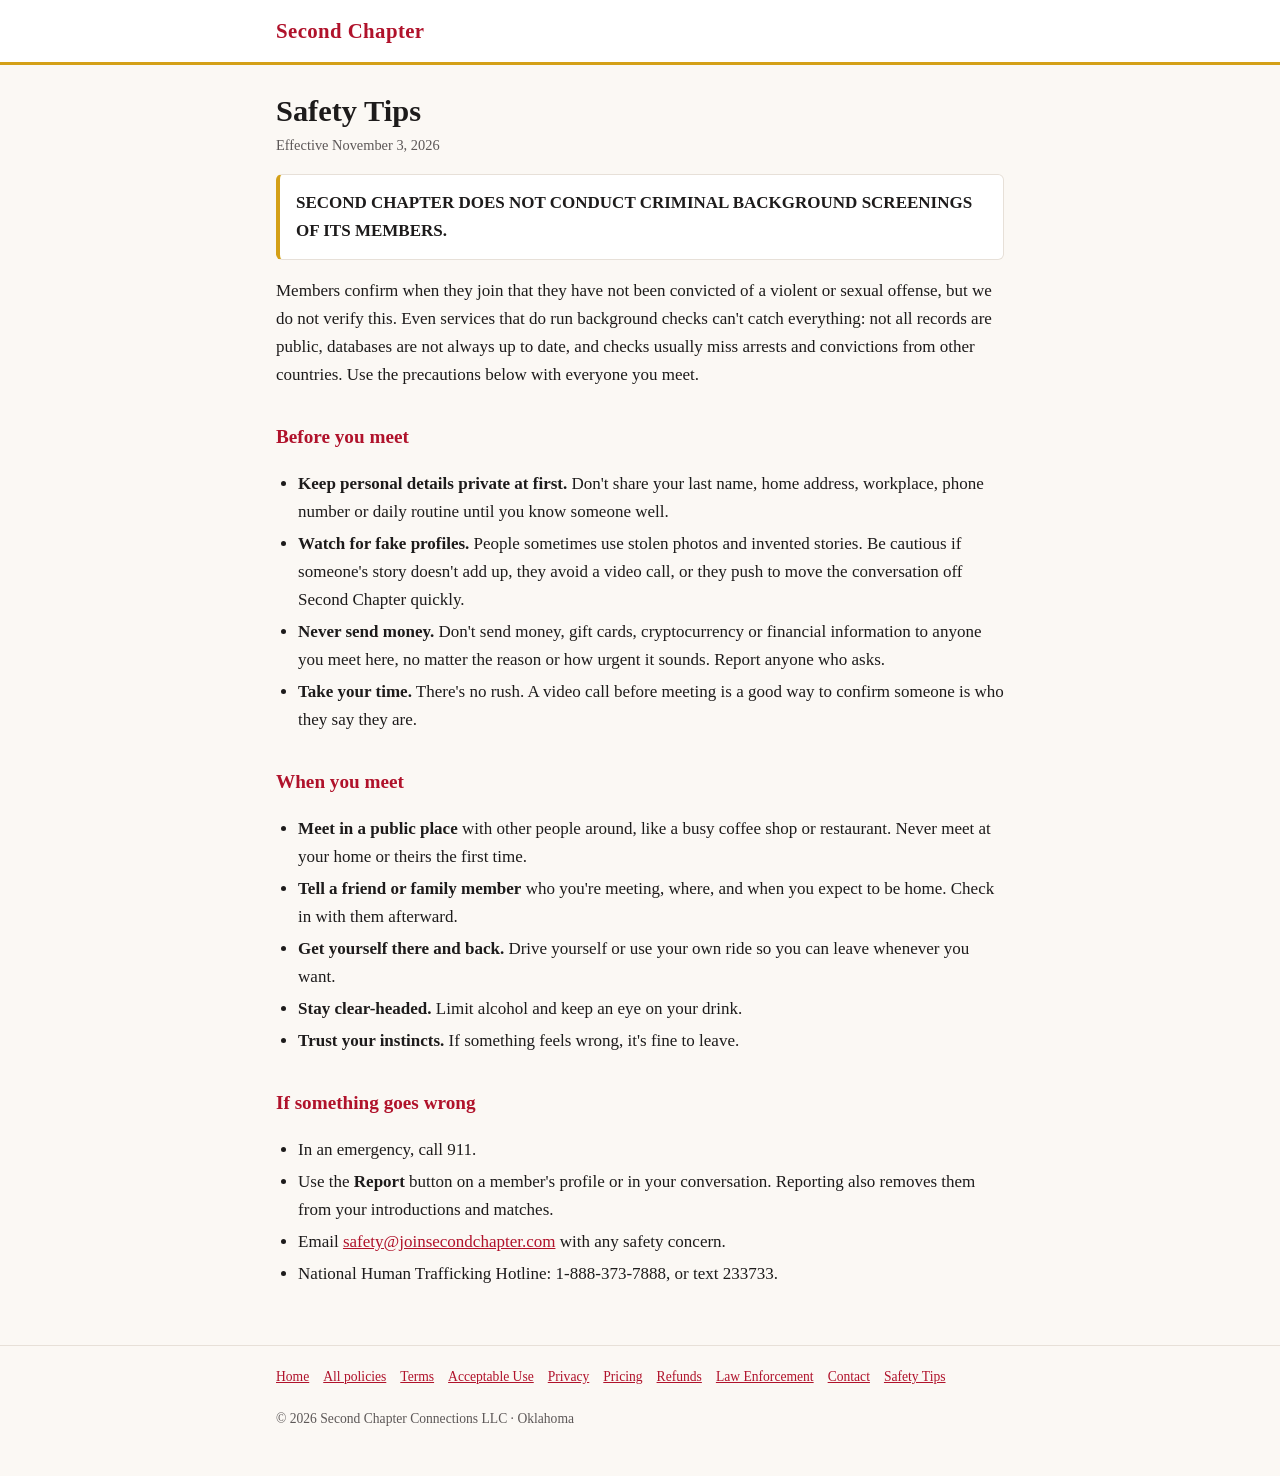
<file: safety.html>
<!doctype html>
<html lang="en">
<head>
<meta charset="utf-8">
<meta name="viewport" content="width=device-width, initial-scale=1">
<title>Safety Tips · Second Chapter</title>
<link rel="stylesheet" href="style.css">
</head>
<body>
<header><div class="wrap"><a class="brand" href="index.html">Second Chapter</a></div></header>
<main>
<h1>Safety Tips</h1>
<p class="updated">Effective November 3, 2026</p>

<div class="card"><strong>SECOND CHAPTER DOES NOT CONDUCT CRIMINAL BACKGROUND SCREENINGS OF ITS MEMBERS.</strong></div>
<p>Members confirm when they join that they have not been convicted of a violent or sexual offense, but we do not verify this. Even services that do run background checks can't catch everything: not all records are public, databases are not always up to date, and checks usually miss arrests and convictions from other countries. Use the precautions below with everyone you meet.</p>

<h2>Before you meet</h2>
<ul>
  <li><strong>Keep personal details private at first.</strong> Don't share your last name, home address, workplace, phone number or daily routine until you know someone well.</li>
  <li><strong>Watch for fake profiles.</strong> People sometimes use stolen photos and invented stories. Be cautious if someone's story doesn't add up, they avoid a video call, or they push to move the conversation off Second Chapter quickly.</li>
  <li><strong>Never send money.</strong> Don't send money, gift cards, cryptocurrency or financial information to anyone you meet here, no matter the reason or how urgent it sounds. Report anyone who asks.</li>
  <li><strong>Take your time.</strong> There's no rush. A video call before meeting is a good way to confirm someone is who they say they are.</li>
</ul>

<h2>When you meet</h2>
<ul>
  <li><strong>Meet in a public place</strong> with other people around, like a busy coffee shop or restaurant. Never meet at your home or theirs the first time.</li>
  <li><strong>Tell a friend or family member</strong> who you're meeting, where, and when you expect to be home. Check in with them afterward.</li>
  <li><strong>Get yourself there and back.</strong> Drive yourself or use your own ride so you can leave whenever you want.</li>
  <li><strong>Stay clear-headed.</strong> Limit alcohol and keep an eye on your drink.</li>
  <li><strong>Trust your instincts.</strong> If something feels wrong, it's fine to leave.</li>
</ul>

<h2>If something goes wrong</h2>
<ul>
  <li>In an emergency, call 911.</li>
  <li>Use the <strong>Report</strong> button on a member's profile or in your conversation. Reporting also removes them from your introductions and matches.</li>
  <li>Email <a href="mailto:safety@joinsecondchapter.com">safety@joinsecondchapter.com</a> with any safety concern.</li>
  <li>National Human Trafficking Hotline: 1-888-373-7888, or text 233733.</li>
</ul>
</main>
<footer><div class="wrap">
<nav><a href="index.html">Home</a><a href="policies.html">All policies</a><a href="terms.html">Terms</a><a href="acceptable-use.html">Acceptable Use</a><a href="privacy.html">Privacy</a><a href="pricing.html">Pricing</a><a href="refunds.html">Refunds</a><a href="law-enforcement.html">Law Enforcement</a><a href="contact.html">Contact</a><a href="safety.html">Safety Tips</a></nav>
<p>&copy; 2026 Second Chapter Connections LLC · Oklahoma</p>
</div></footer>
</body>
</html>
</file>
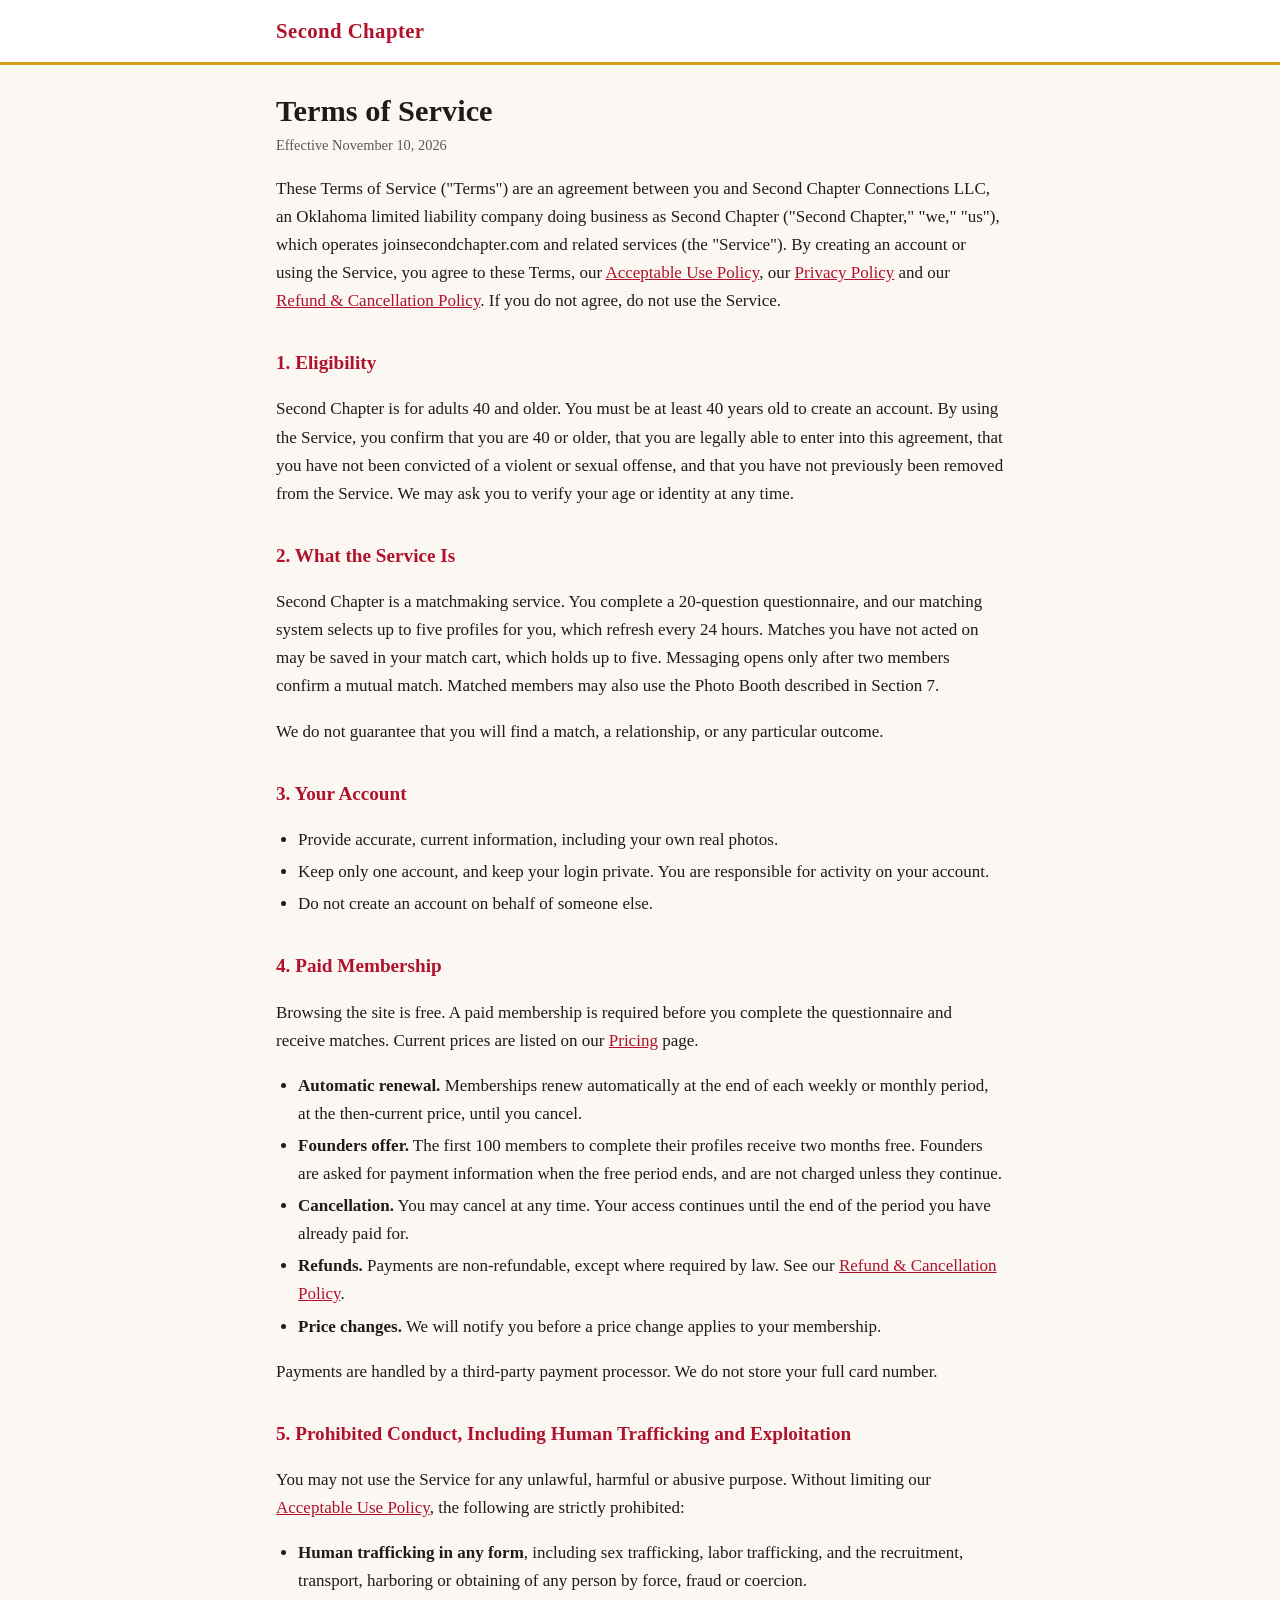
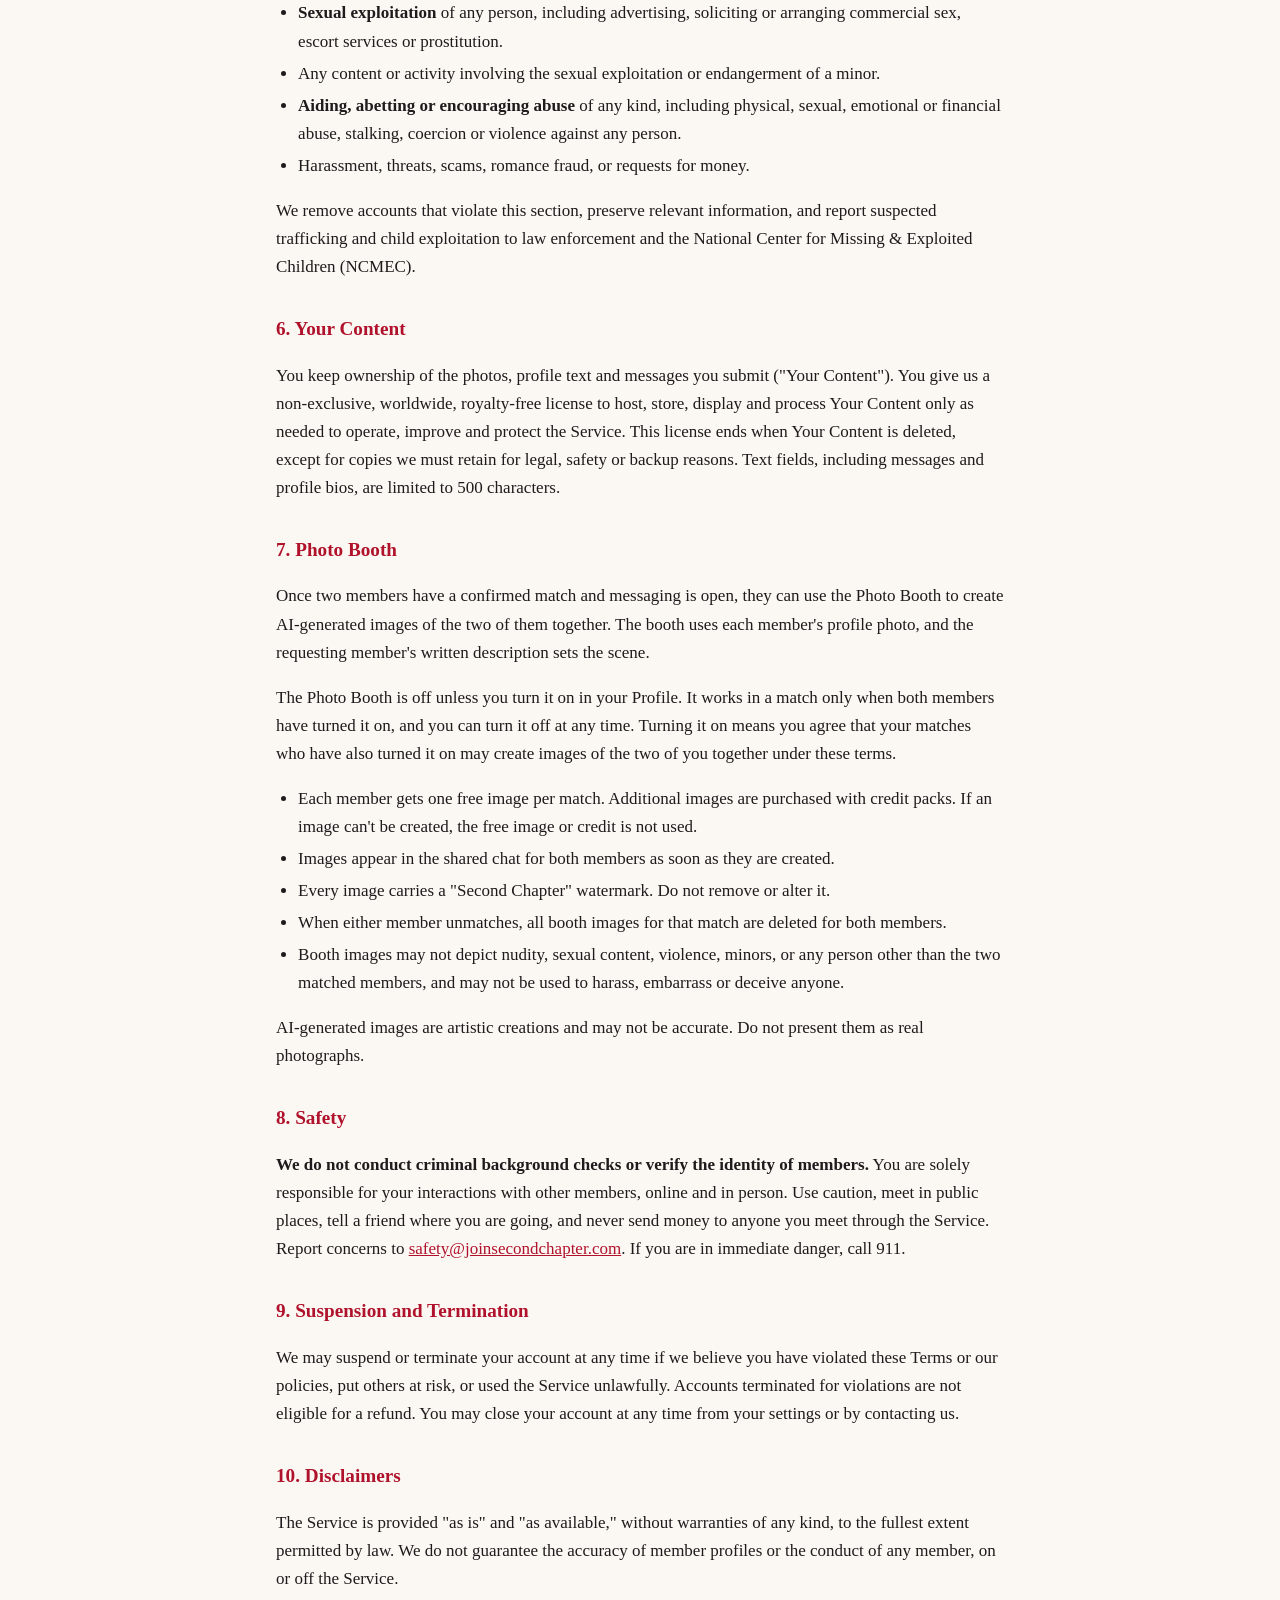
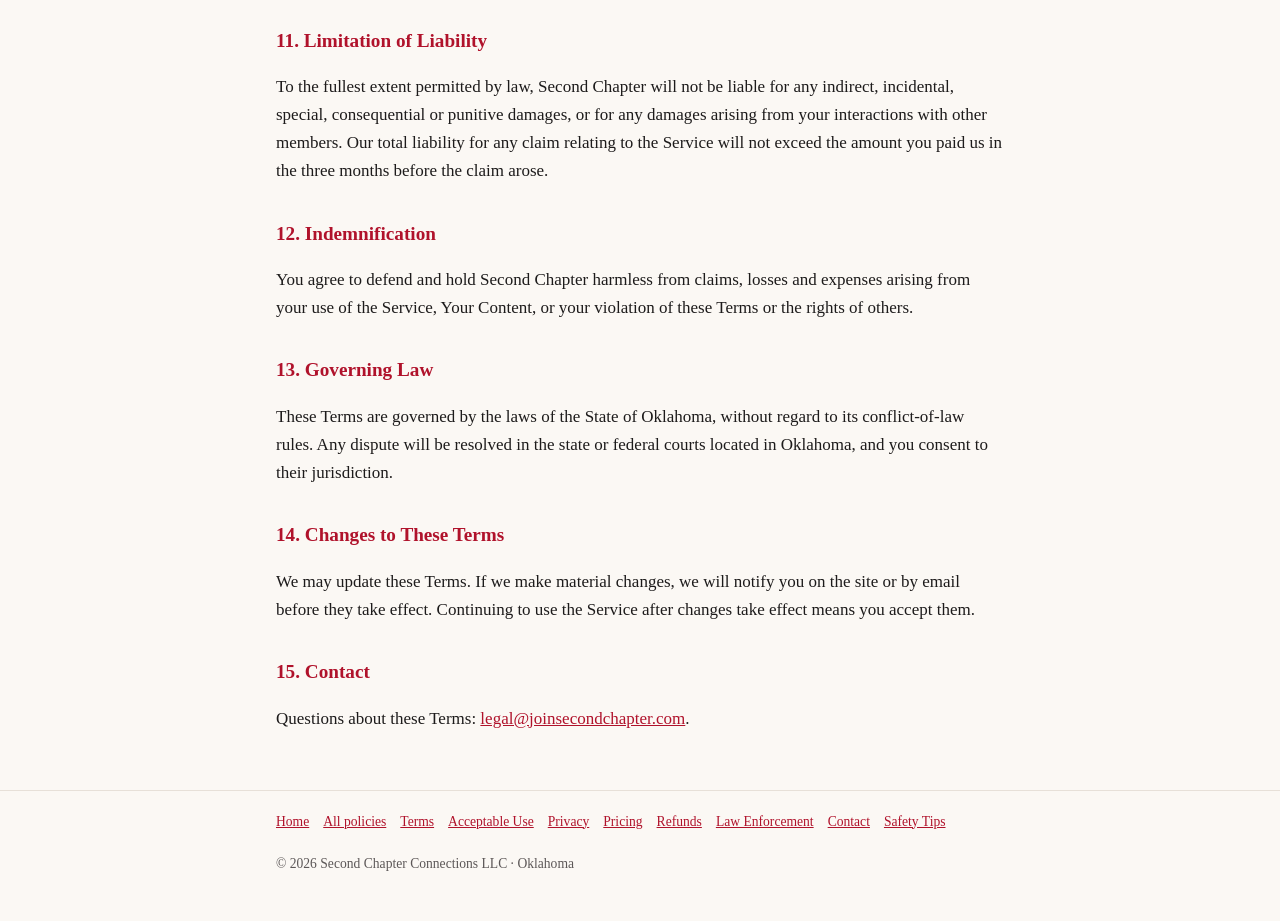
<file: terms.html>
<!doctype html>
<html lang="en">
<head>
<meta charset="utf-8">
<meta name="viewport" content="width=device-width, initial-scale=1">
<title>Terms of Service · Second Chapter</title>
<link rel="stylesheet" href="style.css">
</head>
<body>
<header><div class="wrap"><a class="brand" href="index.html">Second Chapter</a></div></header>
<main>
<h1>Terms of Service</h1>
<p class="updated">Effective November 10, 2026</p>

<p>These Terms of Service ("Terms") are an agreement between you and Second Chapter Connections LLC, an Oklahoma limited liability company doing business as Second Chapter ("Second Chapter," "we," "us"), which operates joinsecondchapter.com and related services (the "Service"). By creating an account or using the Service, you agree to these Terms, our <a href="acceptable-use.html">Acceptable Use Policy</a>, our <a href="privacy.html">Privacy Policy</a> and our <a href="refunds.html">Refund &amp; Cancellation Policy</a>. If you do not agree, do not use the Service.</p>

<h2>1. Eligibility</h2>
<p>Second Chapter is for adults 40 and older. You must be at least 40 years old to create an account. By using the Service, you confirm that you are 40 or older, that you are legally able to enter into this agreement, that you have not been convicted of a violent or sexual offense, and that you have not previously been removed from the Service. We may ask you to verify your age or identity at any time.</p>

<h2>2. What the Service Is</h2>
<p>Second Chapter is a matchmaking service. You complete a 20-question questionnaire, and our matching system selects up to five profiles for you, which refresh every 24 hours. Matches you have not acted on may be saved in your match cart, which holds up to five. Messaging opens only after two members confirm a mutual match. Matched members may also use the Photo Booth described in Section 7.</p>
<p>We do not guarantee that you will find a match, a relationship, or any particular outcome.</p>

<h2>3. Your Account</h2>
<ul>
  <li>Provide accurate, current information, including your own real photos.</li>
  <li>Keep only one account, and keep your login private. You are responsible for activity on your account.</li>
  <li>Do not create an account on behalf of someone else.</li>
</ul>

<h2>4. Paid Membership</h2>
<p>Browsing the site is free. A paid membership is required before you complete the questionnaire and receive matches. Current prices are listed on our <a href="pricing.html">Pricing</a> page.</p>
<ul>
  <li><strong>Automatic renewal.</strong> Memberships renew automatically at the end of each weekly or monthly period, at the then-current price, until you cancel.</li>
  <li><strong>Founders offer.</strong> The first 100 members to complete their profiles receive two months free. Founders are asked for payment information when the free period ends, and are not charged unless they continue.</li>
  <li><strong>Cancellation.</strong> You may cancel at any time. Your access continues until the end of the period you have already paid for.</li>
  <li><strong>Refunds.</strong> Payments are non-refundable, except where required by law. See our <a href="refunds.html">Refund &amp; Cancellation Policy</a>.</li>
  <li><strong>Price changes.</strong> We will notify you before a price change applies to your membership.</li>
</ul>
<p>Payments are handled by a third-party payment processor. We do not store your full card number.</p>

<h2>5. Prohibited Conduct, Including Human Trafficking and Exploitation</h2>
<p>You may not use the Service for any unlawful, harmful or abusive purpose. Without limiting our <a href="acceptable-use.html">Acceptable Use Policy</a>, the following are strictly prohibited:</p>
<ul>
  <li><strong>Human trafficking in any form</strong>, including sex trafficking, labor trafficking, and the recruitment, transport, harboring or obtaining of any person by force, fraud or coercion.</li>
  <li><strong>Sexual exploitation</strong> of any person, including advertising, soliciting or arranging commercial sex, escort services or prostitution.</li>
  <li>Any content or activity involving the sexual exploitation or endangerment of a minor.</li>
  <li><strong>Aiding, abetting or encouraging abuse</strong> of any kind, including physical, sexual, emotional or financial abuse, stalking, coercion or violence against any person.</li>
  <li>Harassment, threats, scams, romance fraud, or requests for money.</li>
</ul>
<p>We remove accounts that violate this section, preserve relevant information, and report suspected trafficking and child exploitation to law enforcement and the National Center for Missing &amp; Exploited Children (NCMEC).</p>

<h2>6. Your Content</h2>
<p>You keep ownership of the photos, profile text and messages you submit ("Your Content"). You give us a non-exclusive, worldwide, royalty-free license to host, store, display and process Your Content only as needed to operate, improve and protect the Service. This license ends when Your Content is deleted, except for copies we must retain for legal, safety or backup reasons. Text fields, including messages and profile bios, are limited to 500 characters.</p>

<h2>7. Photo Booth</h2>
<p>Once two members have a confirmed match and messaging is open, they can use the Photo Booth to create AI-generated images of the two of them together. The booth uses each member's profile photo, and the requesting member's written description sets the scene.</p>
<p>The Photo Booth is off unless you turn it on in your Profile. It works in a match only when both members have turned it on, and you can turn it off at any time. Turning it on means you agree that your matches who have also turned it on may create images of the two of you together under these terms.</p>
<ul>
  <li>Each member gets one free image per match. Additional images are purchased with credit packs. If an image can't be created, the free image or credit is not used.</li>
  <li>Images appear in the shared chat for both members as soon as they are created.</li>
  <li>Every image carries a "Second Chapter" watermark. Do not remove or alter it.</li>
  <li>When either member unmatches, all booth images for that match are deleted for both members.</li>
  <li>Booth images may not depict nudity, sexual content, violence, minors, or any person other than the two matched members, and may not be used to harass, embarrass or deceive anyone.</li>
</ul>
<p>AI-generated images are artistic creations and may not be accurate. Do not present them as real photographs.</p>

<h2>8. Safety</h2>
<p><strong>We do not conduct criminal background checks or verify the identity of members.</strong> You are solely responsible for your interactions with other members, online and in person. Use caution, meet in public places, tell a friend where you are going, and never send money to anyone you meet through the Service. Report concerns to <a href="mailto:safety@joinsecondchapter.com">safety@joinsecondchapter.com</a>. If you are in immediate danger, call 911.</p>

<h2>9. Suspension and Termination</h2>
<p>We may suspend or terminate your account at any time if we believe you have violated these Terms or our policies, put others at risk, or used the Service unlawfully. Accounts terminated for violations are not eligible for a refund. You may close your account at any time from your settings or by contacting us.</p>

<h2>10. Disclaimers</h2>
<p>The Service is provided "as is" and "as available," without warranties of any kind, to the fullest extent permitted by law. We do not guarantee the accuracy of member profiles or the conduct of any member, on or off the Service.</p>

<h2>11. Limitation of Liability</h2>
<p>To the fullest extent permitted by law, Second Chapter will not be liable for any indirect, incidental, special, consequential or punitive damages, or for any damages arising from your interactions with other members. Our total liability for any claim relating to the Service will not exceed the amount you paid us in the three months before the claim arose.</p>

<h2>12. Indemnification</h2>
<p>You agree to defend and hold Second Chapter harmless from claims, losses and expenses arising from your use of the Service, Your Content, or your violation of these Terms or the rights of others.</p>

<h2>13. Governing Law</h2>
<p>These Terms are governed by the laws of the State of Oklahoma, without regard to its conflict-of-law rules. Any dispute will be resolved in the state or federal courts located in Oklahoma, and you consent to their jurisdiction.</p>

<h2>14. Changes to These Terms</h2>
<p>We may update these Terms. If we make material changes, we will notify you on the site or by email before they take effect. Continuing to use the Service after changes take effect means you accept them.</p>

<h2>15. Contact</h2>
<p>Questions about these Terms: <a href="mailto:legal@joinsecondchapter.com">legal@joinsecondchapter.com</a>.</p>
</main>
<footer><div class="wrap">
<nav><a href="index.html">Home</a><a href="policies.html">All policies</a><a href="terms.html">Terms</a><a href="acceptable-use.html">Acceptable Use</a><a href="privacy.html">Privacy</a><a href="pricing.html">Pricing</a><a href="refunds.html">Refunds</a><a href="law-enforcement.html">Law Enforcement</a><a href="contact.html">Contact</a><a href="safety.html">Safety Tips</a></nav>
<p>&copy; 2026 Second Chapter Connections LLC · Oklahoma</p>
</div></footer>
</body>
</html>
</file>
<file: style.css>
:root {
  --crimson: #b0122b;
  --gold: #d4a017;
  --ink: #1d1b1b;
  --muted: #5c5757;
  --bg: #fbf8f4;
  --card: #ffffff;
  --line: #e7e0d8;
}
@media (prefers-color-scheme: dark) {
  :root {
    --ink: #f2eeea;
    --muted: #b9b1aa;
    --bg: #161314;
    --card: #1f1b1c;
    --line: #3a3233;
    --crimson: #e0435a;
  }
}
* { box-sizing: border-box; }
body {
  margin: 0;
  background: var(--bg);
  color: var(--ink);
  font: 17px/1.65 Georgia, "Times New Roman", serif;
}
header {
  border-bottom: 3px solid var(--gold);
  background: var(--card);
}
header .wrap, main, footer .wrap {
  max-width: 760px;
  margin: 0 auto;
  padding: 0 16px;
}
header .wrap { padding-top: 14px; padding-bottom: 14px; }
.brand {
  color: var(--crimson);
  font-weight: bold;
  font-size: 1.3rem;
  text-decoration: none;
  letter-spacing: .02em;
}
main { padding-top: 28px; padding-bottom: 40px; }
h1 { font-size: 1.9rem; line-height: 1.2; margin: 0 0 4px; }
h2 {
  font-size: 1.2rem;
  margin: 32px 0 8px;
  color: var(--crimson);
}
.updated { color: var(--muted); font-size: .9rem; margin-top: 0; }
a { color: var(--crimson); }
ul { padding-left: 1.3em; }
li { margin: 4px 0; }
table { width: 100%; border-collapse: collapse; margin: 12px 0; }
th, td { text-align: left; padding: 10px 8px; border-bottom: 1px solid var(--line); }
th { font-size: .9rem; color: var(--muted); font-weight: normal; }
.card {
  background: var(--card);
  border: 1px solid var(--line);
  border-left: 4px solid var(--gold);
  padding: 14px 16px;
  margin: 16px 0;
  border-radius: 6px;
}
.links { list-style: none; padding: 0; }
.links li { margin: 0; border-bottom: 1px solid var(--line); }
.links a { display: block; padding: 14px 4px; text-decoration: none; font-size: 1.1rem; }
footer {
  border-top: 1px solid var(--line);
  color: var(--muted);
  font-size: .85rem;
  padding: 20px 0 32px;
}
footer nav a { margin-right: 14px; display: inline-block; margin-bottom: 6px; }
</file>
